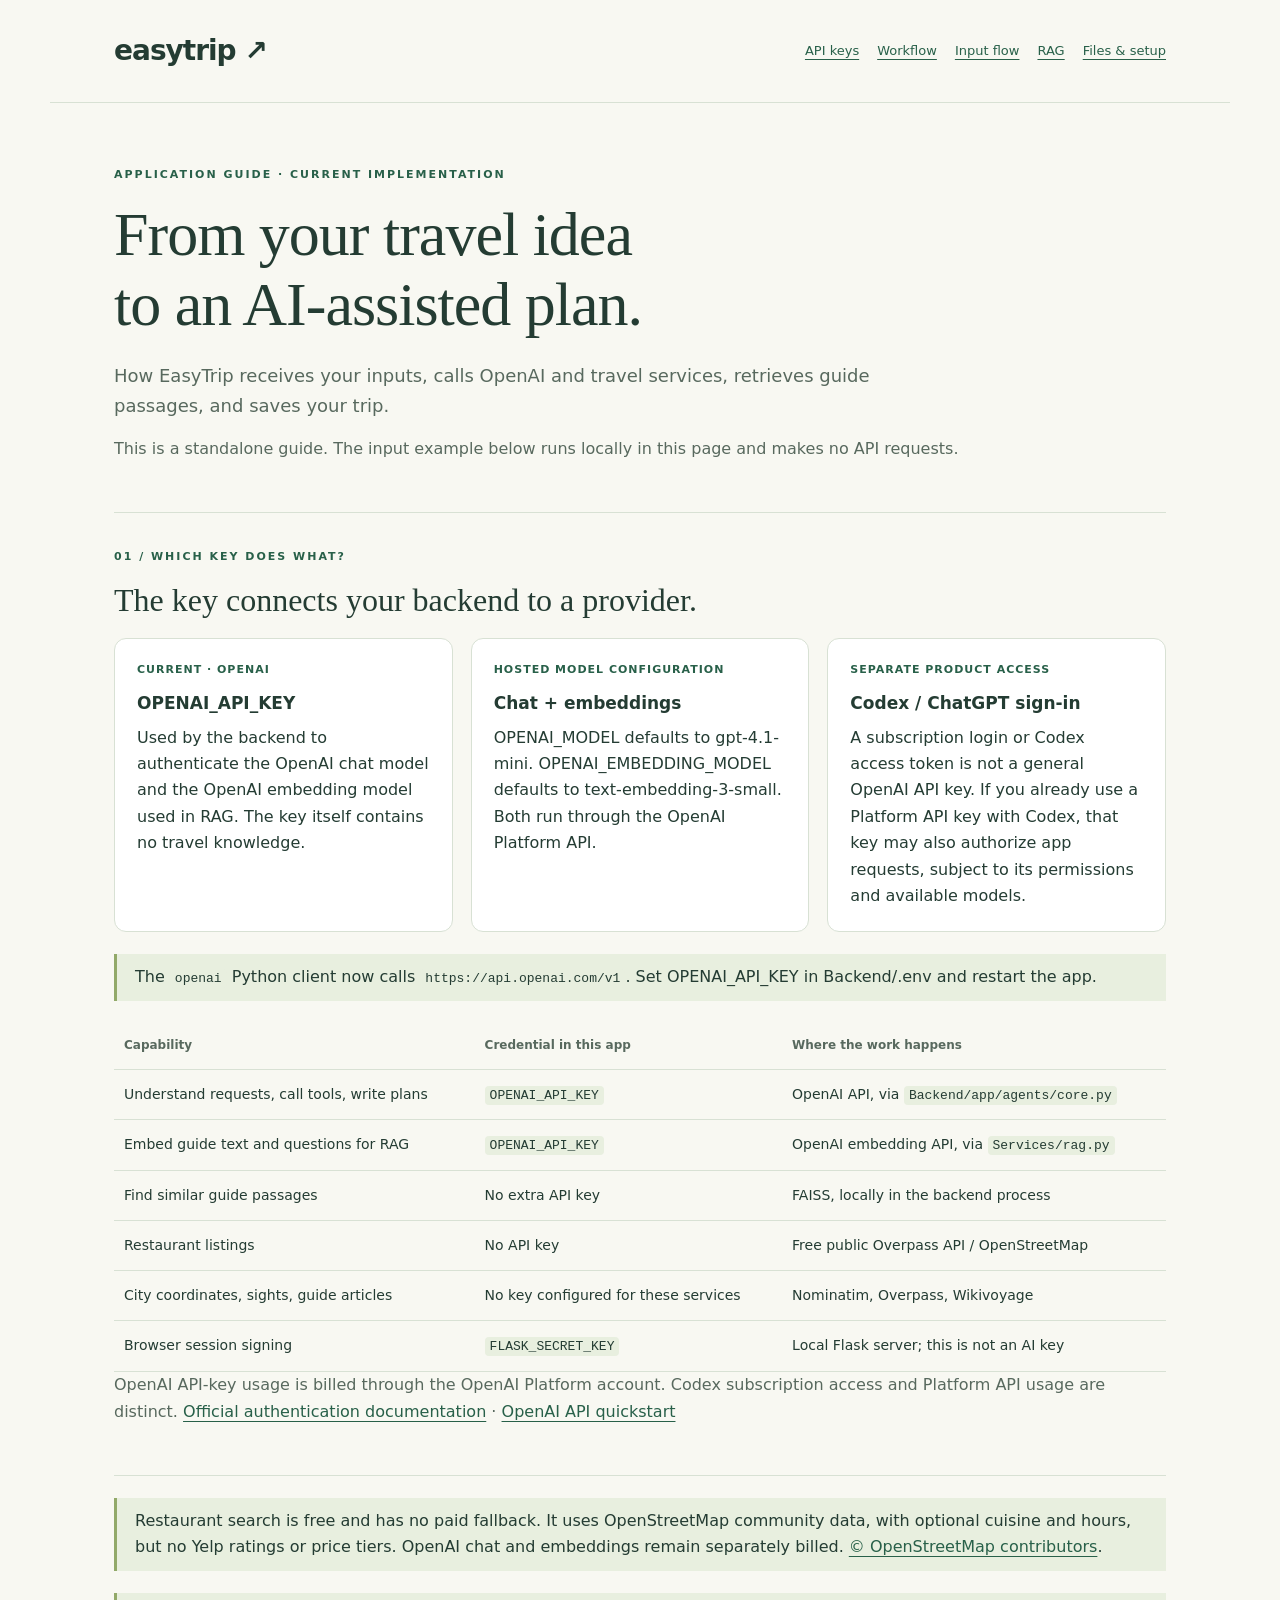
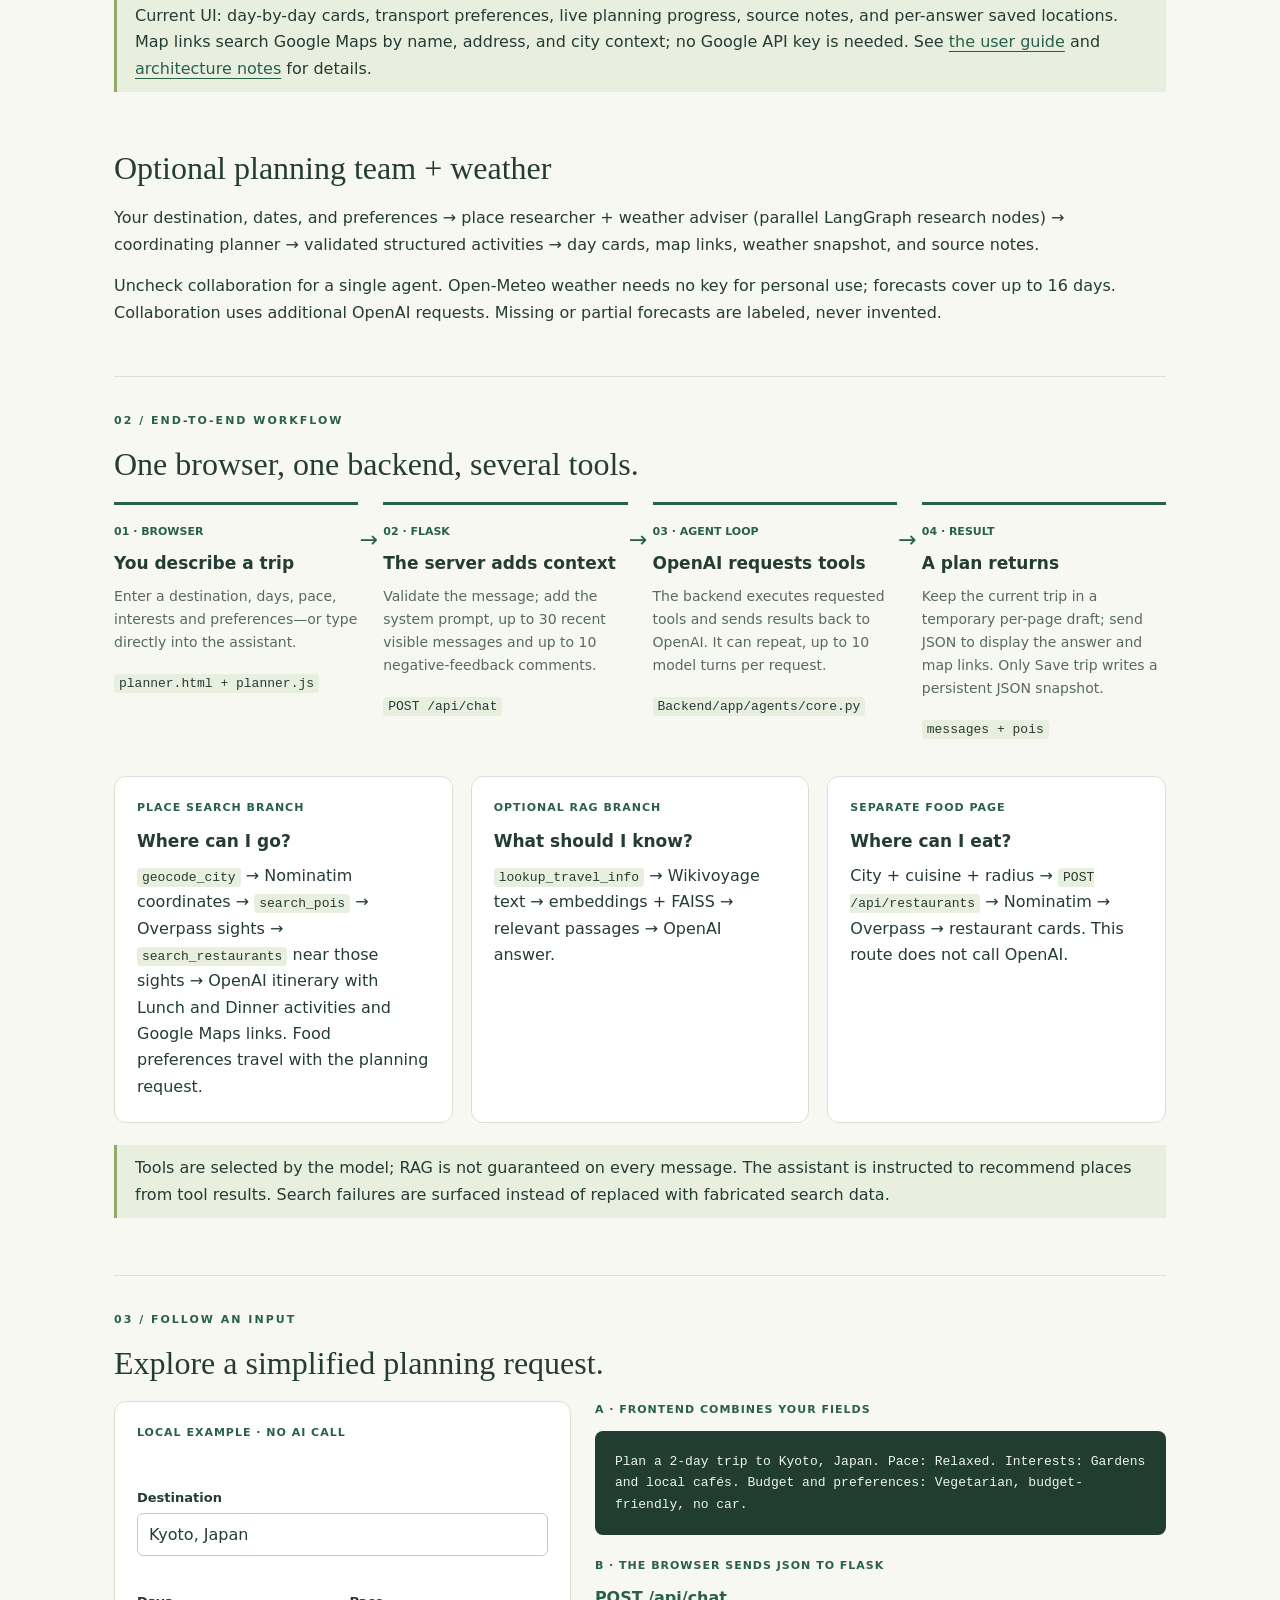
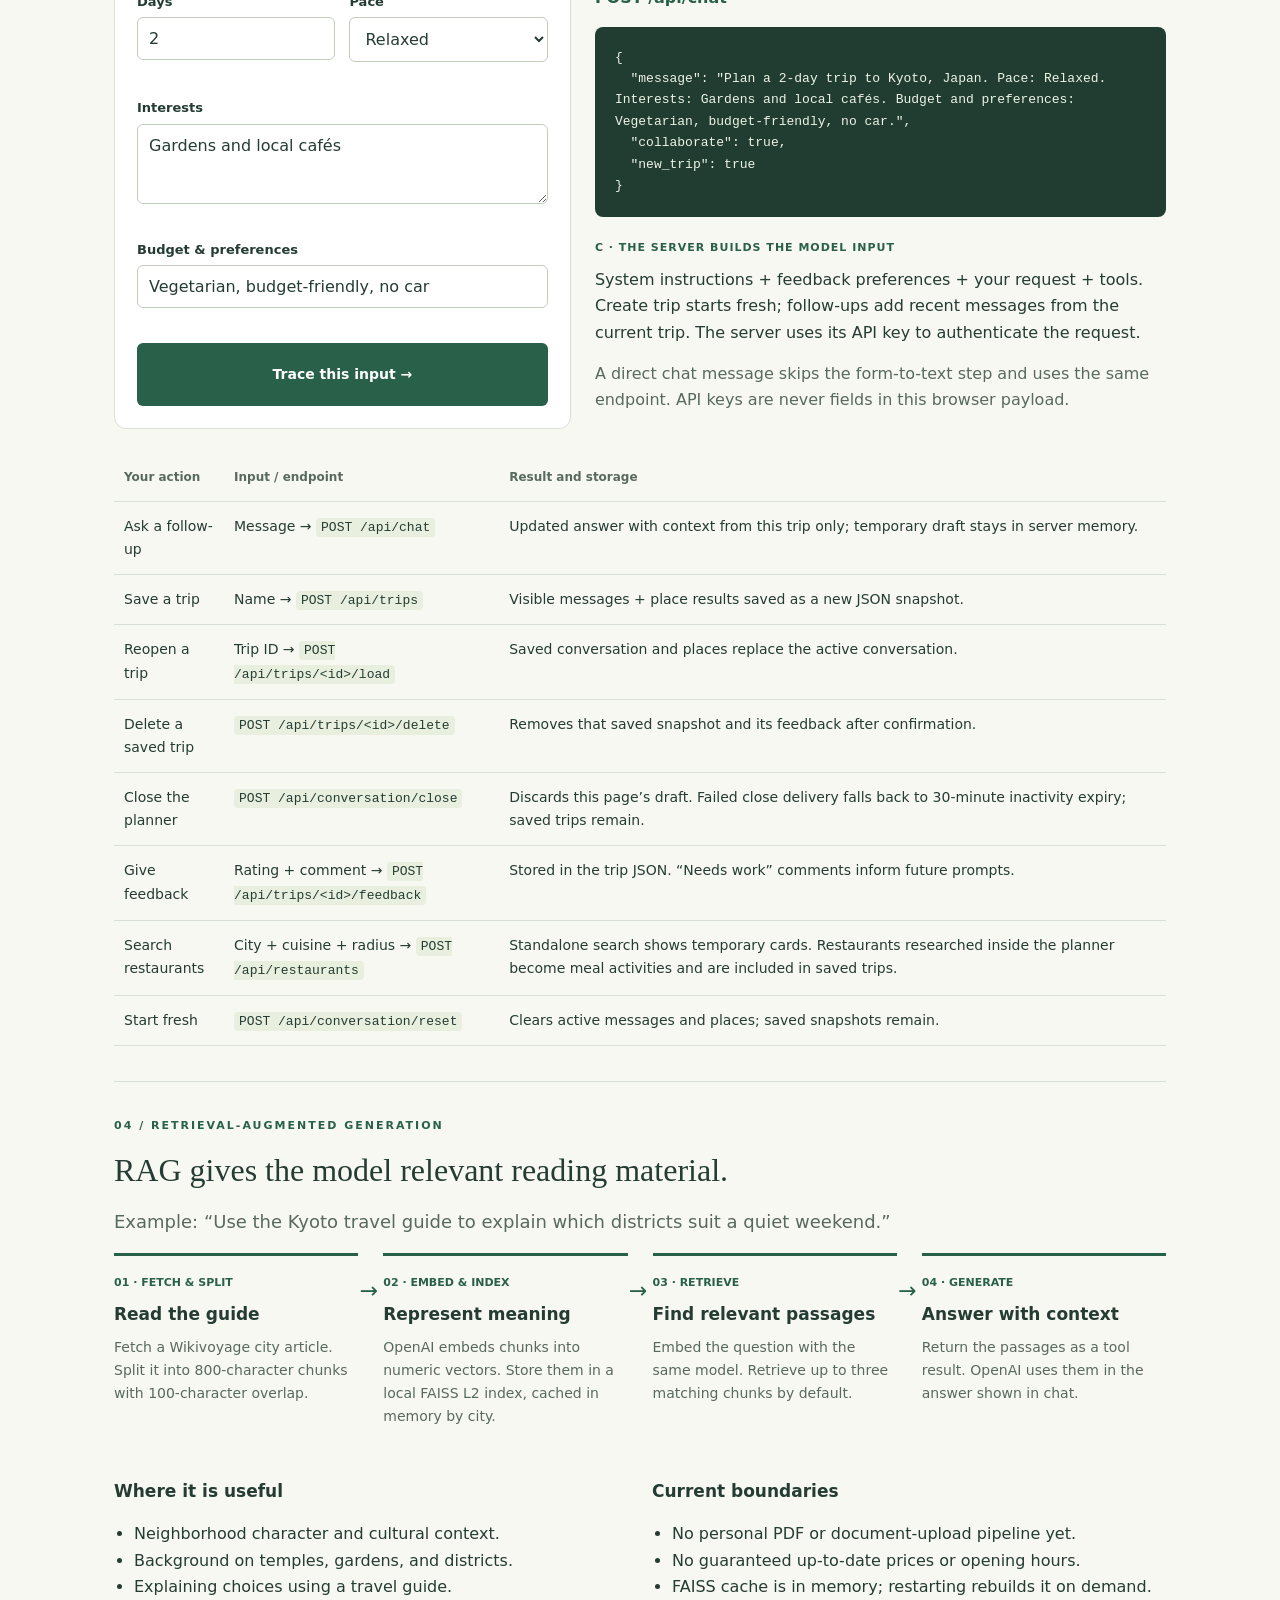
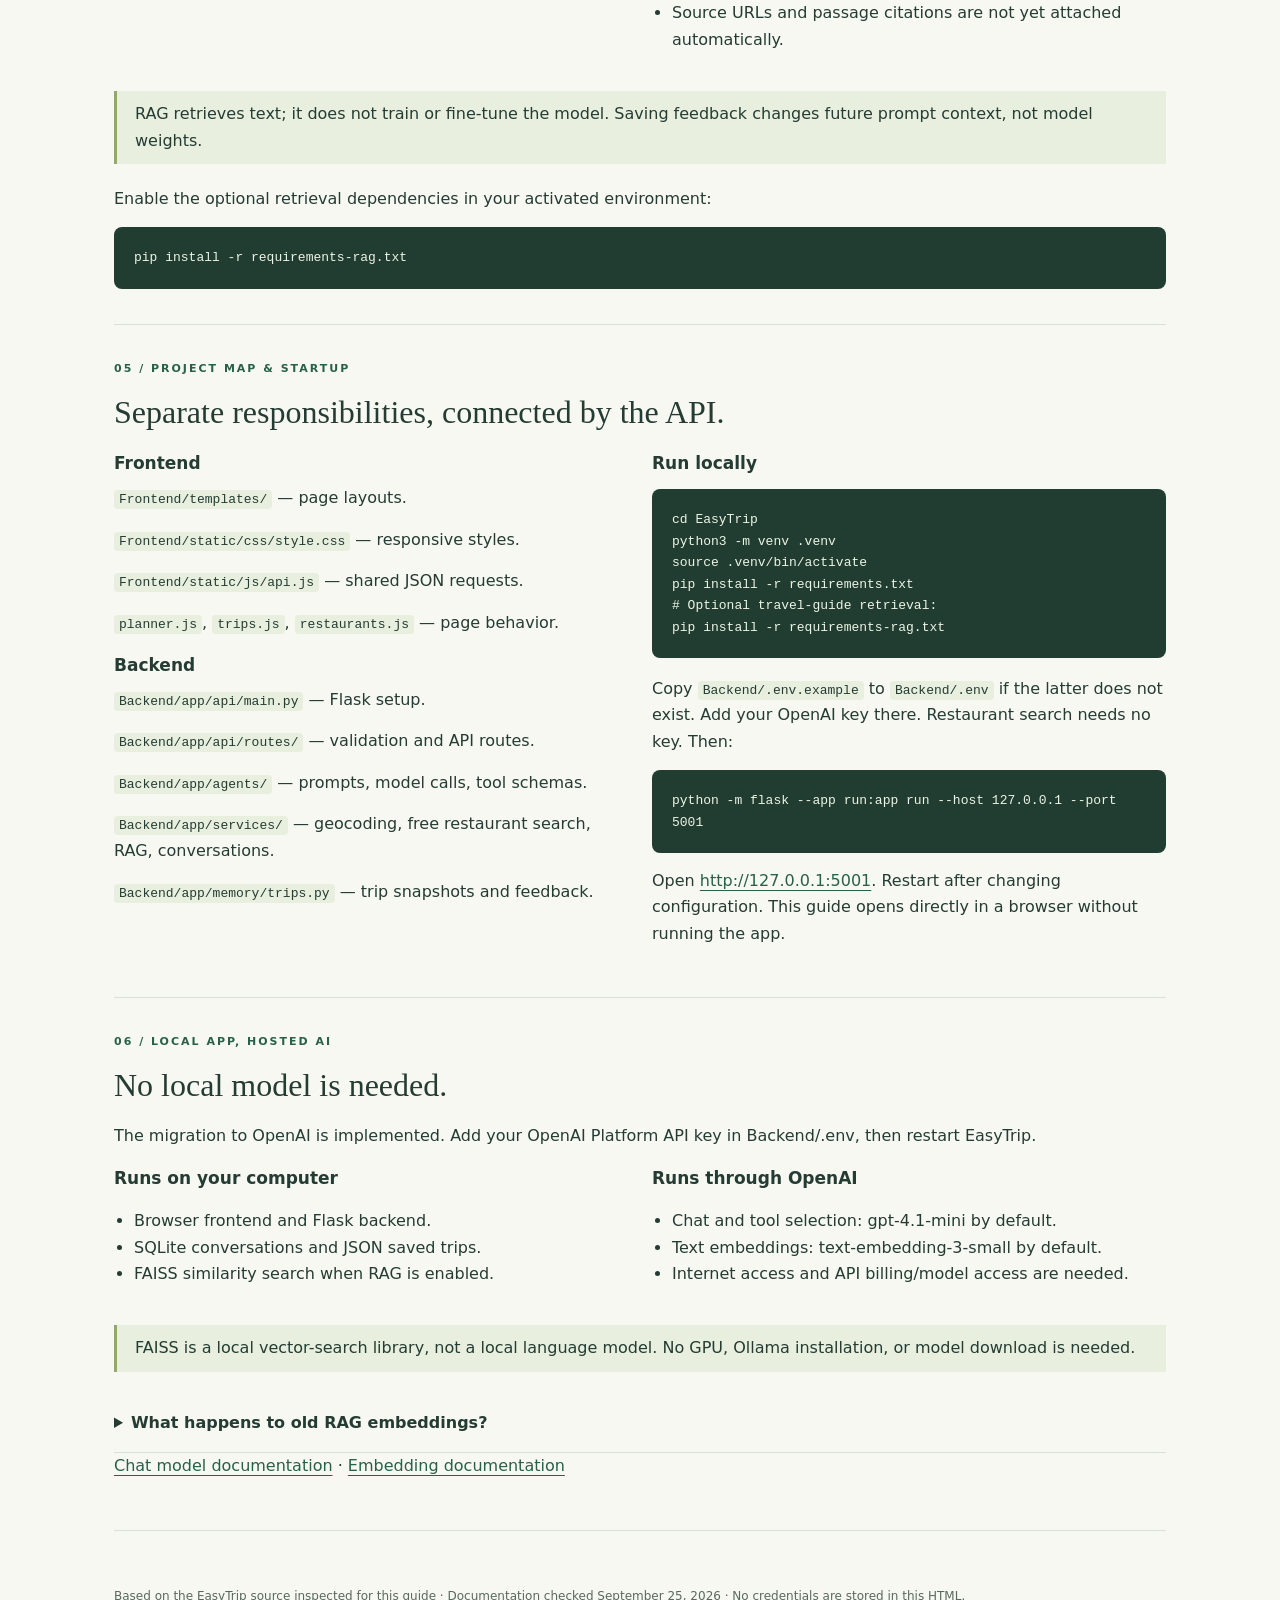
<file: docs/workflow.html>
<!doctype html>
<html lang="en">
<head>
<meta charset="utf-8"><meta name="viewport" content="width=device-width,initial-scale=1">
<title>EasyTrip · Workflow & input flow</title>
<style>
:root{--bg:#f8f8f2;--ink:#243c33;--muted:#58695e;--line:#d8e1d4;--accent:#286049;--soft:#e8efdf}*{box-sizing:border-box}body{margin:0;background:var(--bg);color:var(--ink);font:16px/1.65 system-ui,sans-serif}header,main,footer{max-width:1180px;margin:auto;padding:28px 5%}header{display:flex;justify-content:space-between;align-items:center;border-bottom:1px solid var(--line);gap:20px}.brand{font-size:28px;font-weight:750;letter-spacing:-1px}nav{display:flex;gap:18px;flex-wrap:wrap}a{color:var(--accent);text-underline-offset:4px}nav a{font-size:13px}.eyebrow{font-size:11px;letter-spacing:2px;font-weight:700;color:var(--accent)}h1{font:500 clamp(36px,5vw,62px)/1.12 Georgia,serif;letter-spacing:-1px;max-width:750px;margin:16px 0 22px}h2{font:500 32px/1.2 Georgia,serif;margin:0 0 18px}h3{font-size:17px;margin:0 0 8px}p{margin:0 0 15px}.lead{font-size:18px;max-width:800px;color:var(--muted)}section{padding:35px 0;border-bottom:1px solid var(--line);scroll-margin-top:20px}.grid{display:grid;grid-template-columns:repeat(3,minmax(0,1fr));gap:18px}.card{background:white;border:1px solid var(--line);border-radius:12px;padding:22px;min-width:0}.card p:last-child{margin:0}.tag{font-size:11px;letter-spacing:1px;font-weight:700;color:var(--accent);display:block;margin-bottom:10px}.muted,small{color:var(--muted)}.flow{list-style:none;padding:0;display:grid;grid-template-columns:repeat(4,minmax(0,1fr));gap:25px}.flow li{position:relative;border-top:3px solid var(--accent);padding:18px 0}.flow li:not(:last-child)::after{content:'→';position:absolute;right:-20px;top:17px;font-size:22px;color:var(--accent)}.flow p{font-size:14px;color:var(--muted)}.number{font-size:11px;font-weight:700;color:var(--accent);margin-bottom:8px;display:block}code{font:13px/1.6 ui-monospace,monospace;overflow-wrap:anywhere;background:var(--soft);padding:2px 5px;border-radius:4px}pre{white-space:pre-wrap;overflow-wrap:anywhere;margin:12px 0 0;background:#213d32;color:#edf4e5;padding:20px;border-radius:8px;font-size:13px}pre code{background:none;color:inherit;padding:0}.note{border-left:3px solid #92a969;padding:10px 18px;margin:22px 0;background:var(--soft)}.demo{display:grid;grid-template-columns:1fr 1.25fr;gap:24px}form{display:grid;gap:14px}label{display:block;font-size:13px;font-weight:600}input,select,textarea{display:block;width:100%;margin-top:5px;border:1px solid #c2cdbd;border-radius:6px;background:white;padding:11px;font:16px system-ui;color:var(--ink)}textarea{min-height:80px;resize:vertical}.row{display:grid;grid-template-columns:1fr 1fr;gap:14px}button{background:var(--accent);color:white;border:0;border-radius:6px;font:600 14px system-ui;padding:13px 18px;cursor:pointer}button:hover{filter:brightness(1.1)}:focus-visible{outline:3px solid #95b15e;outline-offset:3px}table{width:100%;border-collapse:collapse;font-size:14px}th,td{text-align:left;vertical-align:top;border-bottom:1px solid var(--line);padding:13px 10px;overflow-wrap:anywhere}th{font-size:12px;color:var(--muted)}.table-wrap{overflow:auto}.route{font-weight:700;color:var(--accent)}details{padding:16px 0;border-bottom:1px solid var(--line)}summary{cursor:pointer;font-weight:650}details p{margin-top:12px}.split{display:grid;grid-template-columns:1fr 1fr;gap:24px}footer{font-size:12px;color:var(--muted)}ul{padding-left:20px}.no-print{font-size:12px} @media(max-width:760px){header{align-items:flex-start;flex-direction:column}.grid,.demo,.split{grid-template-columns:1fr}.flow{grid-template-columns:1fr 1fr}.flow li:nth-child(2)::after{display:none}.row{grid-template-columns:1fr}}@media(max-width:430px){.flow{grid-template-columns:1fr}.flow li:not(:last-child)::after{content:'↓';right:0;top:auto;bottom:-20px}}@media print{body{background:white;font-size:11px}header,main,footer{padding:12px;max-width:none}nav,.no-print,button{display:none}section{break-inside:avoid;padding:18px 0}h1{font-size:32px}h2{font-size:22px}.card{padding:12px}.flow p{font-size:11px}pre{color:black;background:#eee}a{color:inherit}}
</style>
</head>
<body>
<header><span class="brand">easytrip ↗</span><nav aria-label="Guide sections"><a href="#keys">API keys</a><a href="#workflow">Workflow</a><a href="#input">Input flow</a><a href="#rag">RAG</a><a href="#files">Files & setup</a></nav></header>
<main>
<section><p class="eyebrow">APPLICATION GUIDE · CURRENT IMPLEMENTATION</p><h1>From your travel idea<br>to an AI-assisted plan.</h1><p class="lead">How EasyTrip receives your inputs, calls OpenAI and travel services, retrieves guide passages, and saves your trip.</p><p class="muted">This is a standalone guide. The input example below runs locally in this page and makes no API requests.</p></section>
<section id="keys"><p class="eyebrow">01 / WHICH KEY DOES WHAT?</p><h2>The key connects your backend to a provider.</h2><div class="grid"><article class="card"><span class="tag">CURRENT · OPENAI</span><h3>OPENAI_API_KEY</h3><p>Used by the backend to authenticate the OpenAI chat model and the OpenAI embedding model used in RAG. The key itself contains no travel knowledge.</p></article><article class="card"><span class="tag">HOSTED MODEL CONFIGURATION</span><h3>Chat + embeddings</h3><p>OPENAI_MODEL defaults to gpt-4.1-mini. OPENAI_EMBEDDING_MODEL defaults to text-embedding-3-small. Both run through the OpenAI Platform API.</p></article><article class="card"><span class="tag">SEPARATE PRODUCT ACCESS</span><h3>Codex / ChatGPT sign-in</h3><p>A subscription login or Codex access token is not a general OpenAI API key. If you already use a Platform API key with Codex, that key may also authorize app requests, subject to its permissions and available models.</p></article></div>
<p class="note">The <code>openai</code> Python client now calls <code>https://api.openai.com/v1</code>. Set OPENAI_API_KEY in Backend/.env and restart the app.</p>
<div class="table-wrap"><table><thead><tr><th>Capability</th><th>Credential in this app</th><th>Where the work happens</th></tr></thead><tbody><tr><td>Understand requests, call tools, write plans</td><td><code>OPENAI_API_KEY</code></td><td>OpenAI API, via <code>Backend/app/agents/core.py</code></td></tr><tr><td>Embed guide text and questions for RAG</td><td><code>OPENAI_API_KEY</code></td><td>OpenAI embedding API, via <code>Services/rag.py</code></td></tr><tr><td>Find similar guide passages</td><td>No extra API key</td><td>FAISS, locally in the backend process</td></tr><tr><td>Restaurant listings</td><td>No API key</td><td>Free public Overpass API / OpenStreetMap</td></tr><tr><td>City coordinates, sights, guide articles</td><td>No key configured for these services</td><td>Nominatim, Overpass, Wikivoyage</td></tr><tr><td>Browser session signing</td><td><code>FLASK_SECRET_KEY</code></td><td>Local Flask server; this is not an AI key</td></tr></tbody></table></div>
<p class="muted">OpenAI API-key usage is billed through the OpenAI Platform account. Codex subscription access and Platform API usage are distinct. <a href="https://learn.chatgpt.com/docs/auth">Official authentication documentation</a> · <a href="https://developers.openai.com/api/docs/quickstart">OpenAI API quickstart</a></p></section>
<p class="note">Restaurant search is free and has no paid fallback. It uses OpenStreetMap community data, with optional cuisine and hours, but no Yelp ratings or price tiers. OpenAI chat and embeddings remain separately billed. <a href="https://www.openstreetmap.org/copyright">© OpenStreetMap contributors</a>.</p>
<p class="note">Current UI: day-by-day cards, transport preferences, live planning progress, source notes, and per-answer saved locations. Map links search Google Maps by name, address, and city context; no Google API key is needed. See <a href="USER_GUIDE.md">the user guide</a> and <a href="ARCHITECTURE.md">architecture notes</a> for details.</p><section><h2>Optional planning team + weather</h2><p>Your destination, dates, and preferences → place researcher + weather adviser (parallel LangGraph research nodes) → coordinating planner → validated structured activities → day cards, map links, weather snapshot, and source notes.</p><p>Uncheck collaboration for a single agent. Open-Meteo weather needs no key for personal use; forecasts cover up to 16 days. Collaboration uses additional OpenAI requests. Missing or partial forecasts are labeled, never invented.</p></section><section id="workflow"><p class="eyebrow">02 / END-TO-END WORKFLOW</p><h2>One browser, one backend, several tools.</h2><ol class="flow"><li><span class="number">01 · BROWSER</span><h3>You describe a trip</h3><p>Enter a destination, days, pace, interests and preferences—or type directly into the assistant.</p><code>planner.html + planner.js</code></li><li><span class="number">02 · FLASK</span><h3>The server adds context</h3><p>Validate the message; add the system prompt, up to 30 recent visible messages and up to 10 negative-feedback comments.</p><code>POST /api/chat</code></li><li><span class="number">03 · AGENT LOOP</span><h3>OpenAI requests tools</h3><p>The backend executes requested tools and sends results back to OpenAI. It can repeat, up to 10 model turns per request.</p><code>Backend/app/agents/core.py</code></li><li><span class="number">04 · RESULT</span><h3>A plan returns</h3><p>Keep the current trip in a temporary per-page draft; send JSON to display the answer and map links. Only Save trip writes a persistent JSON snapshot.</p><code>messages + pois</code></li></ol>
<div class="grid"><article class="card"><span class="tag">PLACE SEARCH BRANCH</span><h3>Where can I go?</h3><p><code>geocode_city</code> → Nominatim coordinates → <code>search_pois</code> → Overpass sights → <code>search_restaurants</code> near those sights → OpenAI itinerary with Lunch and Dinner activities and Google Maps links. Food preferences travel with the planning request.</p></article><article class="card"><span class="tag">OPTIONAL RAG BRANCH</span><h3>What should I know?</h3><p><code>lookup_travel_info</code> → Wikivoyage text → embeddings + FAISS → relevant passages → OpenAI answer.</p></article><article class="card"><span class="tag">SEPARATE FOOD PAGE</span><h3>Where can I eat?</h3><p>City + cuisine + radius → <code>POST /api/restaurants</code> → Nominatim → Overpass → restaurant cards. This route does not call OpenAI.</p></article></div><p class="note">Tools are selected by the model; RAG is not guaranteed on every message. The assistant is instructed to recommend places from tool results. Search failures are surfaced instead of replaced with fabricated search data.</p></section>
<section id="input"><p class="eyebrow">03 / FOLLOW AN INPUT</p><h2>Explore a simplified planning request.</h2><div class="demo"><form id="example-form" class="card"><span class="tag">LOCAL EXAMPLE · NO AI CALL</span><label>Destination<input id="destination" value="Kyoto, Japan" maxlength="150" required></label><div class="row"><label>Days<input id="days" type="number" value="2" min="1" max="30" required></label><label>Pace<select id="pace"><option>Relaxed</option><option>Balanced</option><option>Adventure-packed</option></select></label></div><label>Interests<textarea id="interests" maxlength="700">Gardens and local cafés</textarea></label><label>Budget & preferences<input id="budget" value="Vegetarian, budget-friendly, no car" maxlength="300"></label><button type="submit">Trace this input →</button></form><div aria-live="polite"><span class="tag">A · FRONTEND COMBINES YOUR FIELDS</span><pre id="prompt"></pre><p class="tag" style="margin-top:22px">B · THE BROWSER SENDS JSON TO FLASK</p><p class="route">POST /api/chat</p><pre id="payload"></pre><p class="tag" style="margin-top:22px">C · THE SERVER BUILDS THE MODEL INPUT</p><p>System instructions + feedback preferences + your request + tools. Create trip starts fresh; follow-ups add recent messages from the current trip. The server uses its API key to authenticate the request.</p><p class="muted">A direct chat message skips the form-to-text step and uses the same endpoint. API keys are never fields in this browser payload.</p></div></div>
<div class="table-wrap" style="margin-top:26px"><table><thead><tr><th>Your action</th><th>Input / endpoint</th><th>Result and storage</th></tr></thead><tbody><tr><td>Ask a follow-up</td><td>Message → <code>POST /api/chat</code></td><td>Updated answer with context from this trip only; temporary draft stays in server memory.</td></tr><tr><td>Save a trip</td><td>Name → <code>POST /api/trips</code></td><td>Visible messages + place results saved as a new JSON snapshot.</td></tr><tr><td>Reopen a trip</td><td>Trip ID → <code>POST /api/trips/&lt;id&gt;/load</code></td><td>Saved conversation and places replace the active conversation.</td></tr><tr><td>Delete a saved trip</td><td><code>POST /api/trips/&lt;id&gt;/delete</code></td><td>Removes that saved snapshot and its feedback after confirmation.</td></tr><tr><td>Close the planner</td><td><code>POST /api/conversation/close</code></td><td>Discards this page’s draft. Failed close delivery falls back to 30-minute inactivity expiry; saved trips remain.</td></tr><tr><td>Give feedback</td><td>Rating + comment → <code>POST /api/trips/&lt;id&gt;/feedback</code></td><td>Stored in the trip JSON. “Needs work” comments inform future prompts.</td></tr><tr><td>Search restaurants</td><td>City + cuisine + radius → <code>POST /api/restaurants</code></td><td>Standalone search shows temporary cards. Restaurants researched inside the planner become meal activities and are included in saved trips.</td></tr><tr><td>Start fresh</td><td><code>POST /api/conversation/reset</code></td><td>Clears active messages and places; saved snapshots remain.</td></tr></tbody></table></div></section>
<section id="rag"><p class="eyebrow">04 / RETRIEVAL-AUGMENTED GENERATION</p><h2>RAG gives the model relevant reading material.</h2><p class="lead">Example: “Use the Kyoto travel guide to explain which districts suit a quiet weekend.”</p><ol class="flow"><li><span class="number">01 · FETCH & SPLIT</span><h3>Read the guide</h3><p>Fetch a Wikivoyage city article. Split it into 800-character chunks with 100-character overlap.</p></li><li><span class="number">02 · EMBED & INDEX</span><h3>Represent meaning</h3><p>OpenAI embeds chunks into numeric vectors. Store them in a local FAISS L2 index, cached in memory by city.</p></li><li><span class="number">03 · RETRIEVE</span><h3>Find relevant passages</h3><p>Embed the question with the same model. Retrieve up to three matching chunks by default.</p></li><li><span class="number">04 · GENERATE</span><h3>Answer with context</h3><p>Return the passages as a tool result. OpenAI uses them in the answer shown in chat.</p></li></ol>
<div class="split"><div><h3>Where it is useful</h3><ul><li>Neighborhood character and cultural context.</li><li>Background on temples, gardens, and districts.</li><li>Explaining choices using a travel guide.</li></ul></div><div><h3>Current boundaries</h3><ul><li>No personal PDF or document-upload pipeline yet.</li><li>No guaranteed up-to-date prices or opening hours.</li><li>FAISS cache is in memory; restarting rebuilds it on demand.</li><li>Source URLs and passage citations are not yet attached automatically.</li></ul></div></div><p class="note">RAG retrieves text; it does not train or fine-tune the model. Saving feedback changes future prompt context, not model weights.</p><p>Enable the optional retrieval dependencies in your activated environment:</p><pre>pip install -r requirements-rag.txt</pre></section>
<section id="files"><p class="eyebrow">05 / PROJECT MAP & STARTUP</p><h2>Separate responsibilities, connected by the API.</h2><div class="split"><div><h3>Frontend</h3><p><code>Frontend/templates/</code> — page layouts.</p><p><code>Frontend/static/css/style.css</code> — responsive styles.</p><p><code>Frontend/static/js/api.js</code> — shared JSON requests.</p><p><code>planner.js</code>, <code>trips.js</code>, <code>restaurants.js</code> — page behavior.</p><h3>Backend</h3><p><code>Backend/app/api/main.py</code> — Flask setup.</p><p><code>Backend/app/api/routes/</code> — validation and API routes.</p><p><code>Backend/app/agents/</code> — prompts, model calls, tool schemas.</p><p><code>Backend/app/services/</code> — geocoding, free restaurant search, RAG, conversations.</p><p><code>Backend/app/memory/trips.py</code> — trip snapshots and feedback.</p></div><div><h3>Run locally</h3><pre>cd EasyTrip
python3 -m venv .venv
source .venv/bin/activate
pip install -r requirements.txt
# Optional travel-guide retrieval:
pip install -r requirements-rag.txt</pre><p style="margin-top:18px">Copy <code>Backend/.env.example</code> to <code>Backend/.env</code> if the latter does not exist. Add your OpenAI key there. Restaurant search needs no key. Then:</p><pre>python -m flask --app run:app run --host 127.0.0.1 --port 5001</pre><p style="margin-top:15px">Open <a href="http://127.0.0.1:5001">http://127.0.0.1:5001</a>. Restart after changing configuration. This guide opens directly in a browser without running the app.</p></div></div></section>
<section><p class="eyebrow">06 / LOCAL APP, HOSTED AI</p><h2>No local model is needed.</h2><p>The migration to OpenAI is implemented. Add your OpenAI Platform API key in Backend/.env, then restart EasyTrip.</p><div class="split"><div><h3>Runs on your computer</h3><ul><li>Browser frontend and Flask backend.</li><li>SQLite conversations and JSON saved trips.</li><li>FAISS similarity search when RAG is enabled.</li></ul></div><div><h3>Runs through OpenAI</h3><ul><li>Chat and tool selection: gpt-4.1-mini by default.</li><li>Text embeddings: text-embedding-3-small by default.</li><li>Internet access and API billing/model access are needed.</li></ul></div></div><p class="note">FAISS is a local vector-search library, not a local language model. No GPU, Ollama installation, or model download is needed.</p><details><summary>What happens to old RAG embeddings?</summary><p>The index is cached only in process memory. Restart the app to discard the old cache. The next RAG request builds a new index with OpenAI embeddings. Saved trips remain readable.</p></details><p><a href="https://developers.openai.com/api/docs/models/gpt-4.1-mini">Chat model documentation</a> · <a href="https://developers.openai.com/api/docs/guides/embeddings">Embedding documentation</a></p></section>
</main><footer>Based on the EasyTrip source inspected for this guide · Documentation checked September 25, 2026 · No credentials are stored in this HTML.</footer>
<script>
const form = document.getElementById('example-form');
function trace(event) {
  if (event) event.preventDefault();
  const destination = document.getElementById('destination').value.trim();
  const days = document.getElementById('days').value;
  const pace = document.getElementById('pace').value;
  const interests = document.getElementById('interests').value || 'local highlights';
  const budget = document.getElementById('budget').value || 'flexible';
  const message = `Plan a ${days}-day trip to ${destination}. Pace: ${pace}. Interests: ${interests}. Budget and preferences: ${budget}.`;
  document.getElementById('prompt').textContent = message;
  document.getElementById('payload').textContent = JSON.stringify({message, collaborate: true, new_trip: true}, null, 2);
}
form.addEventListener('submit', trace);
trace();
</script>
</body>
</html>
</file>
